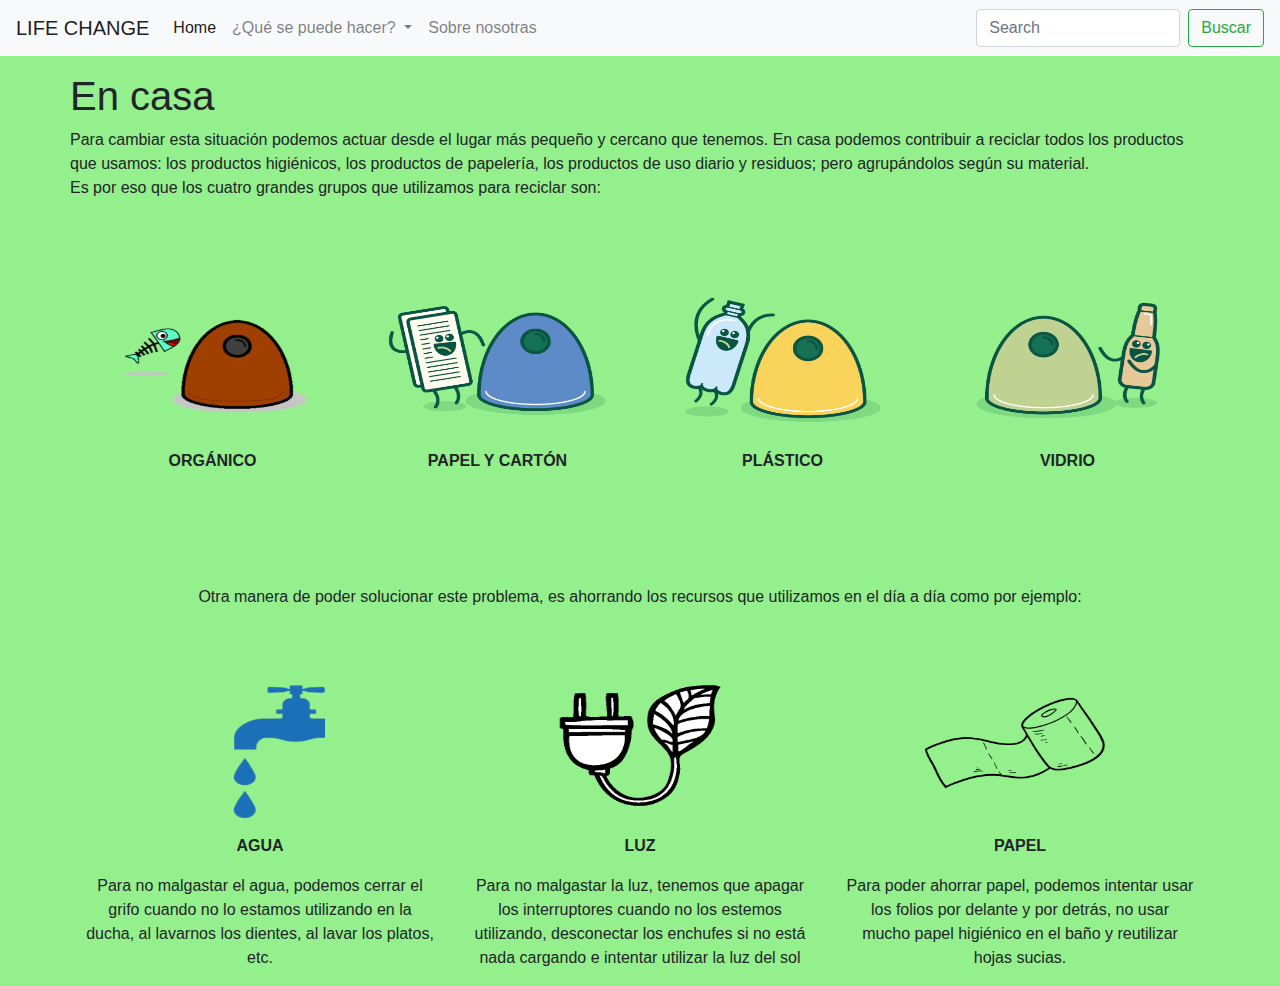
<file: casa.html>
<!DOCTYPE html>
<html>
  <head>
   <title>En casa</title>
 
   <link rel="stylesheet" href="https://stackpath.bootstrapcdn.com/bootstrap/4.4.1/css/bootstrap.min.css" integrity="sha384-Vkoo8x4CGsO3+Hhxv8T/Q5PaXtkKtu6ug5TOeNV6gBiFeWPGFN9MuhOf23Q9Ifjh" crossorigin="anonymous">
   <script src="https://code.jquery.com/jquery-3.4.1.slim.min.js" integrity="sha384-J6qa4849blE2+poT4WnyKhv5vZF5SrPo0iEjwBvKU7imGFAV0wwj1yYfoRSJoZ+n" crossorigin="anonymous"></script>
   <script src="https://cdn.jsdelivr.net/npm/popper.js@1.16.0/dist/umd/popper.min.js" integrity="sha384-Q6E9RHvbIyZFJoft+2mJbHaEWldlvI9IOYy5n3zV9zzTtmI3UksdQRVvoxMfooAo" crossorigin="anonymous"></script>
   <script src="https://stackpath.bootstrapcdn.com/bootstrap/4.4.1/js/bootstrap.min.js" integrity="sha384-wfSDF2E50Y2D1uUdj0O3uMBJnjuUD4Ih7YwaYd1iqfktj0Uod8GCExl3Og8ifwB6" crossorigin="anonymous"></script>
   <link rel="stylesheet" href="estilo.css">
   <meta charset="utf-8">
   <meta name="viewport" content="width=device-width, initial-scale=1, shrink-to-fit=no">
 
    
        
  </head>
 
  <body>
      <nav class="navbar navbar-expand-lg navbar-light bg-light navbar fixed-top">
          <a class="navbar-brand" href="#">LIFE CHANGE</a> 
          <button class="navbar-toggler" type="button" data-toggle="collapse" data-target="#navbarSupportedContent" aria-controls="navbarSupportedContent" aria-expanded="false" aria-label="Toggle navigation">
              <span class="navbar-toggler-icon"></span>
          </button>
            
          <div class="collapse navbar-collapse" id="navbarSupportedContent">
              <ul class="navbar-nav mr-auto">
              <li class="nav-item active">
                  <a class="nav-link" href="index.html">Home <span class="sr-only">(current)</span></a>
              </li>
              <li class="nav-item dropdown">
                  <a class="nav-link dropdown-toggle" href="#" id="navbarDropdown" role="button" data-toggle="dropdown" aria-haspopup="true" aria-expanded="false">
                      ¿Qué se puede hacer?
                  </a>
                  <div class="dropdown-menu" aria-labelledby="navbarDropdown">
                  <a class="dropdown-item" href="casa.html">En casa</a>
                  <a class="dropdown-item" href="ciudad.html">En la ciudad</a>
                  <div class="dropdown-divider"></div>
                  <a class="dropdown-item" href="globalmente.html">Globalmente</a>
                  </div>
              </li>

              <li class="nav-item">
                  <a class="nav-link" href="sobre.html">Sobre nosotras</a>
              </li>
              </ul>
              <form class="form-inline my-2 my-lg-0">
              <input class="form-control mr-sm-2" type="search" placeholder="Search" aria-label="Search">
              <button class="btn btn-outline-success my-2 my-sm-0" type="submit">Buscar</button>
              </form>
          </div>
      </nav>
    <div class="container">
      <br>
      <br>
      <br>
      <div id="casa" class="text-left">                
        <div class="row">
          <h1>En casa</h1>
        </div>
        <div class="row">
          <p>Para cambiar esta situación podemos actuar desde el lugar más pequeño y cercano que tenemos. En casa podemos contribuir a reciclar todos los productos que usamos: los productos higiénicos, los productos de papelería, los productos de uso diario y residuos; pero agrupándolos según su material.<br>Es por eso que los cuatro grandes grupos que utilizamos para reciclar son:<br>
          </p>
        </div>
      </div>
      <br>    
      <div id="reciclar" class="text-center">
      <br>
      <br>
              
        <div class="row">
          <div class="col-sm-3">
            <div>
              <img src='imagenes/org.png' width="230" height="145">
              <p class="lead"><dt>ORGÁNICO</dt></p>
            </div>
          </div>
          <div class="col-sm-3">
            <div>
              <img src='imagenes/pap.png'width="230" height="145">
              <p class="lead"><dt>PAPEL Y CARTÓN</dt></p>
            </div>
          </div>
          <div class="col-sm-3">   
            <div>
              <img src='imagenes/plas.png'width="230" height="145">
              <p class="lead"><dt>PLÁSTICO</dt></p>
            </div>
          </div>
          <div class="col-sm-3">    
            <div>
              <img src='imagenes/vid.png'width="230" height="145">
              <p class="lead"><dt>VIDRIO</dt></p>
            </div>
          </div>
        </div>   
      </div>
      <br>
      <br>
      <br>
      <br>
      <div id="ahorrar" class="text-center">
        <p>Otra manera de poder solucionar este problema, es ahorrando los recursos que utilizamos en el día a día como por ejemplo:</p>
        <br>
        <br>
        <div class="row">
          <div class="col-sm-4">
            <div>
              <img src="imagenes/agua.png" width="130" height="145">
              <p class="lead"><dt>AGUA</dt></p>
              <p>Para no malgastar el agua, podemos cerrar el grifo cuando no lo estamos utilizando en la ducha, al lavarnos los dientes, al lavar los platos, etc.</p>
            </div>
          </div>  
          <div class="col-sm-4">
            <div>
              <img src="imagenes/luz.png" width="230" height="145">
              <p class="lead"><dt>LUZ</dt></p>
              <p>Para no malgastar la luz, tenemos que apagar los interruptores cuando no los estemos utilizando, desconectar los enchufes si no está nada cargando e intentar utilizar la luz del sol</p>
            </div>
          </div>  
          <div class="col-sm-4">
            <div>
              <img src="imagenes/papel.png" width="230" height="145">
              <p class="lead"><dt>PAPEL</dt></p>
              <p>Para poder ahorrar papel, podemos intentar usar los folios por delante y por detrás, no usar mucho papel higiénico en el baño y reutilizar hojas sucias.</p>
            </div>
          </div>
        </div>
      </div>
    </div>
        
  </body>
 
 
</html>
</file>
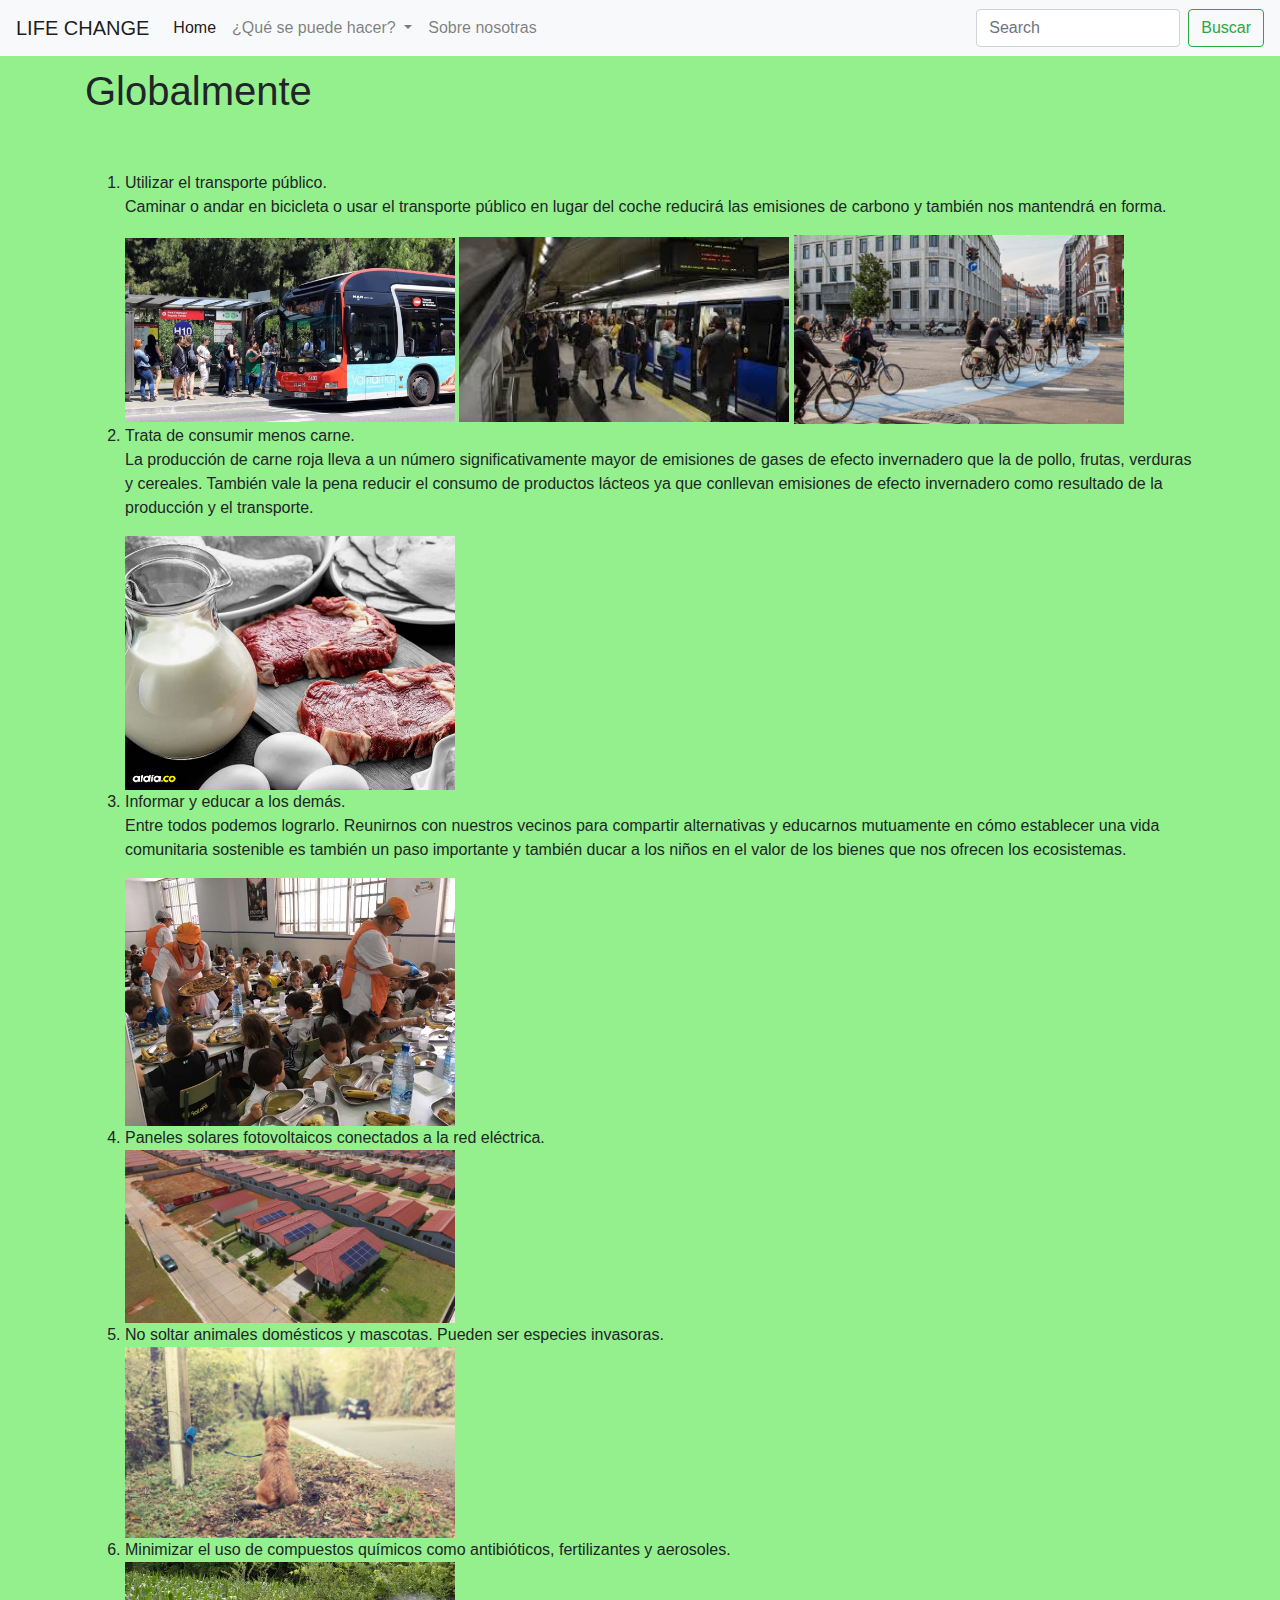
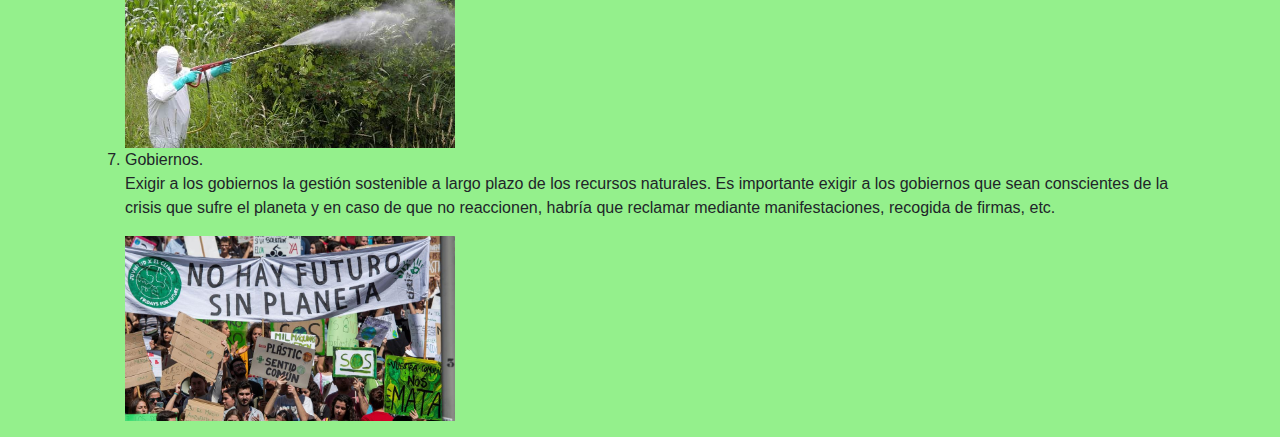
<file: globalmente.html>
<!doctype html>
<html lang="es">
    <head>
        <link rel="stylesheet" href="https://stackpath.bootstrapcdn.com/bootstrap/4.4.1/css/bootstrap.min.css" integrity="sha384-Vkoo8x4CGsO3+Hhxv8T/Q5PaXtkKtu6ug5TOeNV6gBiFeWPGFN9MuhOf23Q9Ifjh" crossorigin="anonymous">
        <script src="https://code.jquery.com/jquery-3.4.1.slim.min.js" integrity="sha384-J6qa4849blE2+poT4WnyKhv5vZF5SrPo0iEjwBvKU7imGFAV0wwj1yYfoRSJoZ+n" crossorigin="anonymous"></script>
        <script src="https://cdn.jsdelivr.net/npm/popper.js@1.16.0/dist/umd/popper.min.js" integrity="sha384-Q6E9RHvbIyZFJoft+2mJbHaEWldlvI9IOYy5n3zV9zzTtmI3UksdQRVvoxMfooAo" crossorigin="anonymous"></script>
        <script src="https://stackpath.bootstrapcdn.com/bootstrap/4.4.1/js/bootstrap.min.js" integrity="sha384-wfSDF2E50Y2D1uUdj0O3uMBJnjuUD4Ih7YwaYd1iqfktj0Uod8GCExl3Og8ifwB6" crossorigin="anonymous"></script>
        <link rel="stylesheet" href="estilo.css">
        <meta charset="utf-8">
        <meta name="viewport" content="width=device-width, initial-scale=1, shrink-to-fit=no">
    </head>
    <body>
        <nav class="navbar navbar-expand-lg navbar-light bg-light navbar fixed-top">
            <a class="navbar-brand" href="#">LIFE CHANGE</a> 
                <button class="navbar-toggler" type="button" data-toggle="collapse" data-target="#navbarSupportedContent" aria-controls="navbarSupportedContent" aria-expanded="false" aria-label="Toggle navigation">
                    <span class="navbar-toggler-icon"></span>
                </button>
            <div class="collapse navbar-collapse" id="navbarSupportedContent">
                <ul class="navbar-nav mr-auto">
                    <li class="nav-item active">
                        <a class="nav-link" href="index.html">Home <span class="sr-only">(current)</span></a>
                    </li>
                    <li class="nav-item dropdown">
                        <a class="nav-link dropdown-toggle" href="#" id="navbarDropdown" role="button" data-toggle="dropdown" aria-haspopup="true" aria-expanded="false">
                            ¿Qué se puede hacer?
                        </a>
                        <div class="dropdown-menu" aria-labelledby="navbarDropdown">
                            <a class="dropdown-item" href="casa.html">En casa</a>
                            <a class="dropdown-item" href="ciudad.html">En la ciudad</a>
                            <div class="dropdown-divider"></div>
                            <a class="dropdown-item" href="globalmente.html">Globalmente</a>
                        </div>
                    </li>
                    <li class="nav-item">
                        <a class="nav-link" href="sobre.html">Sobre nosotras</a>
                    </li>
                </ul>
                <form class="form-inline my-2 my-lg-0">
                    <input class="form-control mr-sm-2" type="search" placeholder="Search" aria-label="Search">
                    <button class="btn btn-outline-success my-2 my-sm-0" type="submit">Buscar</button>
                </form>
            </div>
        </nav>
        <div class="container">
            <hr>
            <hr>
            <hr>
            <div id="text">
                <h1>Globalmente</h1>
                <br>
                <br>
                <ol>
                    <li>Utilizar el transporte público.</li>
                    <p>Caminar o andar en bicicleta o usar el transporte público en lugar del coche reducirá las emisiones de carbono y también nos mantendrá en forma.</p>
                    <div class="fotos">
                        <img src="imagenes_globalmente/bus.jpg" width="330" heigth="245">
                        <img src="imagenes_globalmente/metro.jpg" width="330" heigth="245">
                        <img src="imagenes_globalmente/bici.jpg" width="330" heigth="245">
                    </div>
                    <li>Trata de consumir menos carne.</li>
                    <p>La producción de carne roja lleva a un número significativamente mayor de emisiones de gases de efecto invernadero que la de pollo, frutas, verduras y cereales. También vale la pena reducir el consumo de productos lácteos ya que conllevan emisiones de efecto invernadero como resultado de la producción y el transporte.</p>
                    <div class="fotos2">
                        <img src="imagenes_globalmente/comida.jpg" width="330" heigth="245">
                    </div>
                    <li>Informar y educar a los demás.</li>
                    <p>Entre todos podemos lograrlo. Reunirnos con nuestros vecinos para compartir alternativas y educarnos mutuamente en cómo establecer una vida comunitaria sostenible es también un paso importante y también ducar a los niños en el valor de los bienes que nos ofrecen los ecosistemas.</p>
                    <div class="fotos3">
                        <img src="imagenes_globalmente/enseñar.jpg" width="330" heigth="245">
                    </div>
                    <li>Paneles solares fotovoltaicos conectados a la red eléctrica.</li>
                    <div class="fotos4">
                        <img src="imagenes_globalmente/sol.jpg" width="330" heigth="245">
                    </div>
                    <li>No soltar animales domésticos y mascotas. Pueden ser especies invasoras.</li>
                    <div class="fotos4">
                        <img src="imagenes_globalmente/abandono.jpg" width="330" heigth="245">
                    </div>
                    <li>Minimizar el uso de compuestos químicos como antibióticos, fertilizantes y aerosoles.</li>
                    <div>
                        <img src="imagenes_globalmente/Fertilizantes.jpg" width="330" heigth="245">
                    </div>
                    <li>Gobiernos.</li>
                    <p> Exigir a los gobiernos la gestión sostenible a largo plazo de los recursos naturales. Es importante exigir a los gobiernos que sean conscientes de la crisis que sufre el planeta y en caso de que no reaccionen, habría que reclamar mediante manifestaciones, recogida de firmas, etc.</p>
                    <div class="class5">
                        <img src="imagenes_globalmente/manifestaciones.jpg" width="330" heigth="245">
                    </div>
                </ol>
            </div>
        </div>
    </body>
</html>
</file>
<file: estilo.css>
body
{
    font-family: 'Helvetica', Arial, sans-serif;
    background-color: rgb(148, 240, 140);
}

video {    
        width: 100% !important;
        height: auto !important;
        margin: 30 auto;
        display: block;
      
}
#sug{
     font-size:14pt;
     height:420px;
     width:700px;
}
#foto3{
    width: 40% ; height: 40%;
}
nav {
  font-family: "Helvetica", Arial, sans-serif;
}
</file>
